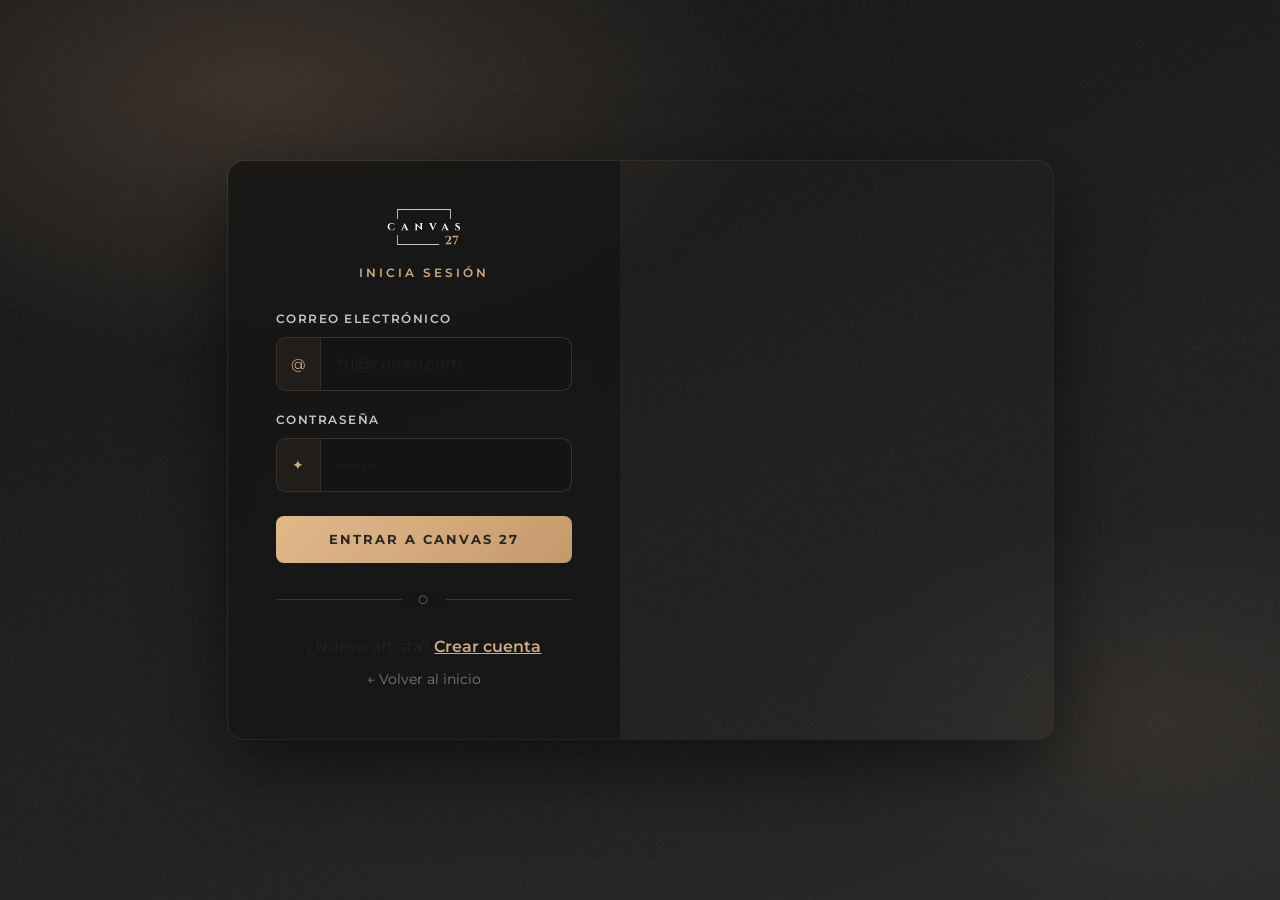
<file: capture.html>
<!DOCTYPE html>
<html lang="es">
<head>
    <meta charset="UTF-8">
    <meta name="viewport" content="width=device-width, initial-scale=1.0">
    <title>Subir Obra — Canvas 27</title>
    <link href="https://fonts.googleapis.com/css2?family=Cinzel:wght@700;900&family=Montserrat:wght@300;400;700&display=swap" rel="stylesheet">
    <link href="https://cdn.jsdelivr.net/npm/bootstrap@5.3.3/dist/css/bootstrap.min.css" rel="stylesheet" integrity="sha384-QWTKZyjpPEjISv5WaRU9OFeRpok6YctnYmDr5pNlyT2bRjXh0JMhjY6hW+ALEwIH" crossorigin="anonymous">
    <link rel="stylesheet" href="css/styles.css">
    <link rel="icon" href="logoCanvas27.png" type="image/png">
</head>
<body class="capture-page" data-page="capture">

    <header class="capture-header py-3">
        <div class="container">
            <nav class="capture-nav d-flex flex-wrap justify-content-between align-items-center gap-2">
                <a href="index.html" class="capture-header__logo">
                    <img src="LogoCanvas27W.svg" alt="Canvas 27" height="40">
                </a>
                <ul class="capture-nav__links list-unstyled d-flex flex-wrap gap-3 mb-0">
                    <li><a href="gallery.html">Galería</a></li>
                    <li><a href="capture.html" class="nav-active">Subir Obra</a></li>
                    <li><a href="register.html">Registro</a></li>
                </ul>
                <button type="button" class="btn btn-outline-canvas btn-sm" id="logout-btn">Cerrar sesión</button>
            </nav>
        </div>
    </header>

    <main class="container py-4 py-md-5">
        <div class="row justify-content-center">
            <div class="col-12 col-lg-8 col-xl-7">
                <header class="text-center mb-4">
                    <h1 class="capture-title mb-2">Publica tu obra</h1>
                    <p class="text-muted">Selecciona una imagen de tu galería para agregarla a Canvas 27</p>
                </header>

                <div id="capture-alert" class="alert d-none" role="alert"></div>

                <form id="upload-form" class="upload-panel card border-0 shadow-lg" enctype="multipart/form-data">
                    <div class="card-body p-3 p-md-4">
                        
                        <!-- Input de archivo -->
                        <div class="mb-3">
                            <label for="photo-file" class="form-label">Seleccionar imagen</label>
                            <input type="file" class="form-control canvas-input" id="photo-file" name="file" accept="image/*" required>
                        </div>

                        <!-- Vista previa de la imagen seleccionada -->
                        <div id="preview-container" class="mb-3 d-none text-center">
                            <img id="photo-preview" class="img-fluid rounded border shadow-sm max-vh-50" alt="Vista previa de la obra">
                        </div>

                        <!-- Título de la obra -->
                        <div class="mb-4">
                            <label for="photo-title" class="form-label">Título de la obra</label>
                            <input type="text" class="form-control canvas-input" id="photo-title" name="title" placeholder="Ej. Atardecer en el lienzo" maxlength="120" required>
                        </div>

                        <button type="submit" class="btn btn-canvas w-100 btn-lg" id="upload-photo-btn">
                            Guardar en la galería
                        </button>

                    </div>
                </form>
            </div>
        </div>
    </main>

    <script src="js/app.js"></script>
</body>
</html>
</file>
<file: css/styles.css>
:root {
    --shadow-gray: #272727;
    --sandy-clay: #D4AA7D;
    --off-white: #F5F5F5;
}

* {
    margin: 0;
    padding: 0;
    box-sizing: border-box;
}

body {
    background-color: var(--shadow-gray);
    color: var(--off-white);
    font-family: 'Montserrat', sans-serif;
    overflow-x: hidden;
}

#hero-image {
    height: 100vh;
    width: 100%;
    background: linear-gradient(rgba(39, 39, 39, 0.8), rgba(39, 39, 39, 0.8)), 
                url('https://images.unsplash.com/photo-1579783902614-a3fb3927b6a5?q=80&w=2000') no-repeat center center/cover;
    display: flex;
    flex-direction: column;
}

nav {
    display: flex;
    justify-content: space-between;
    align-items: center;
    padding: 2rem 5%;
    position: relative;
    z-index: 1000;
}

.logo-container img {
    height: 50px;
    width: auto;
    display: block;
}

nav ul {
    display: flex;
    list-style: none;
    gap: 2.5rem;
}

nav ul li a {
    text-decoration: none;
    color: var(--off-white);
    font-size: 0.85rem;
    text-transform: uppercase;
    letter-spacing: 2px;
    font-weight: 500;
    transition: 0.3s;
}

nav ul li a:hover {
    color: var(--sandy-clay);
}

.hero-text {
    flex-grow: 1;
    display: flex;
    flex-direction: column;
    justify-content: center;
    align-items: center;
    text-align: center;
    padding: 0 5%;
}

.main-title {
    display: flex;
    flex-direction: column;
    align-items: center;
    margin-bottom: 2rem;
    font-family: 'Cinzel', serif;
}

.title-canvas {
    font-size: 6rem;
    font-weight: 900;
    text-transform: uppercase;
    letter-spacing: 0.6em;
    line-height: 1;
    padding-left: 0.6em;
}

.title-27 {
    font-size: 5rem;
    font-weight: 900;
    color: var(--sandy-clay);
    line-height: 0.8;
    margin-top: -5px;
    letter-spacing: 0.6em;
    padding-left: 0.6em;
}

.hero-text p {
    max-width: 600px;
    line-height: 1.6;
    margin-bottom: 3rem;
    color: rgba(245, 245, 245, 0.6);
    font-size: 1.1rem;
}

.hero-btn {
    padding: 1rem 3.5rem;
    border: 1px solid var(--sandy-clay);
    color: var(--sandy-clay);
    text-decoration: none;
    text-transform: uppercase;
    letter-spacing: 3px;
    font-weight: 700;
    transition: 0.4s;
}

.hero-btn:hover {
    background-color: var(--sandy-clay);
    color: var(--shadow-gray);
}

#menu-check, .hamburger {
    display: none;
}

@media (max-width: 768px) {
    
    .hamburger {
        display: flex;
        flex-direction: column;
        gap: 5px;
        cursor: pointer;
    }

    .hamburger span {
        display: block;
        width: 25px;
        height: 2px;
        background-color: var(--off-white);
        transition: 0.3s;
    }

    nav ul {
        position: fixed;
        top: 0;
        right: -100%;
        width: 75%;
        height: 100vh;
        background-color: var(--shadow-gray);
        flex-direction: column;
        padding-top: 20vw;
        justify-content: top;
        align-items: center;
        transition: 0.5s ease-in-out;
        border-left: 1px solid var(--sandy-clay);
        box-shadow: -10px 0 30px rgba(0,0,0,0.5);
    }

    #menu-check:checked ~ ul {
        right: 0;
    }
    #menu-check:checked ~ .hamburger span:nth-child(1) {
        transform: translateY(7px) rotate(45deg);
    }
    #menu-check:checked ~ .hamburger span:nth-child(2) {
        opacity: 0;
    }
    #menu-check:checked ~ .hamburger span:nth-child(3) {
        transform: translateY(-7px) rotate(-45deg);
    }

    .title-canvas {
        font-size: 3rem;
        letter-spacing: 0.3em;
        padding-left: 0.3em;
    }

    .title-27 {
        font-size: 2.5rem;
        letter-spacing: 0.3em;
        padding-left: 0.3em;
    }

    .hero-text p {
        font-size: 0.95rem;
    }
}

/* ==========================================================================
   Auth, captura y utilidades (Canvas 27)
   ========================================================================== */
.d-none {
    display: none !important;
}

.text-accent,
.link-accent {
    color: var(--sandy-clay) !important;
}

.link-accent:hover {
    color: var(--off-white) !important;
}

.link-muted {
    color: rgba(245, 245, 245, 0.45);
    font-size: 0.85rem;
    text-decoration: none;
}

.link-muted:hover {
    color: var(--sandy-clay);
}

.auth-page {
    min-height: 100vh;
    min-height: 100dvh;
    position: relative;
    overflow-x: hidden;
}

.auth-page__bg {
    position: fixed;
    inset: 0;
    background:
        radial-gradient(ellipse 80% 60% at 20% 10%, rgba(212, 170, 125, 0.18), transparent 50%),
        radial-gradient(ellipse 60% 50% at 90% 80%, rgba(212, 170, 125, 0.08), transparent 45%),
        linear-gradient(160deg, rgba(20, 20, 20, 0.97), rgba(39, 39, 39, 0.92)),
        url('https://images.unsplash.com/photo-1579783902614-a3fb3927b6a5?q=80&w=2000') center/cover no-repeat;
    z-index: 0;
}

.auth-page__grain {
    position: fixed;
    inset: 0;
    opacity: 0.04;
    background-image: url("data:image/svg+xml,%3Csvg viewBox='0 0 256 256' xmlns='http://www.w3.org/2000/svg'%3E%3Cfilter id='n'%3E%3CfeTurbulence type='fractalNoise' baseFrequency='0.9' numOctaves='4' stitchTiles='stitch'/%3E%3C/filter%3E%3Crect width='100%25' height='100%25' filter='url(%23n)'/%3E%3C/svg%3E");
    pointer-events: none;
    z-index: 1;
}

.auth-page__content {
    position: relative;
    z-index: 2;
}

.auth-shell {
    display: grid;
    grid-template-columns: 1fr;
    gap: 0;
    border-radius: 16px;
    overflow: hidden;
    box-shadow: 0 25px 80px rgba(0, 0, 0, 0.55), 0 0 0 1px rgba(212, 170, 125, 0.15);
    animation: authFadeIn 0.6s ease-out;
}

@media (min-width: 992px) {
    .auth-shell {
        grid-template-columns: 1fr 1.1fr;
    }

    .auth-shell--wide {
        grid-template-columns: 1fr 1.2fr;
    }
}

@keyframes authFadeIn {
    from {
        opacity: 0;
        transform: translateY(20px);
    }
    to {
        opacity: 1;
        transform: translateY(0);
    }
}

.auth-shell__aside {
    background: linear-gradient(145deg, #1a1a1a 0%, #272727 50%, #1d1d1d 100%);
    padding: 3rem 2.5rem;
    flex-direction: column;
    justify-content: center;
    border-right: 1px solid rgba(212, 170, 125, 0.12);
    position: relative;
}

.auth-shell__aside::after {
    content: '27';
    position: absolute;
    bottom: -0.15em;
    right: 0.05em;
    font-family: 'Cinzel', serif;
    font-size: clamp(6rem, 15vw, 10rem);
    font-weight: 900;
    color: rgba(212, 170, 125, 0.06);
    line-height: 1;
    pointer-events: none;
}

.auth-shell__eyebrow,
.auth-shell__step-label {
    color: var(--sandy-clay);
    text-transform: uppercase;
    letter-spacing: 3px;
    font-size: 0.7rem;
    margin-bottom: 1rem;
}

.auth-shell__aside-title {
    font-family: 'Cinzel', serif;
    font-size: clamp(2rem, 4vw, 2.75rem);
    font-weight: 900;
    line-height: 1.15;
    color: var(--off-white);
    margin-bottom: 1.25rem;
}

.auth-shell__aside-title span {
    color: var(--sandy-clay);
}

.auth-shell__aside-text {
    color: rgba(245, 245, 245, 0.55);
    line-height: 1.7;
    font-size: 0.95rem;
    max-width: 320px;
}

.auth-shell__features {
    list-style: none;
    margin: 2rem 0 0;
    padding: 0;
}

.auth-shell__features li {
    padding: 0.5rem 0 0.5rem 1.25rem;
    position: relative;
    color: rgba(245, 245, 245, 0.7);
    font-size: 0.85rem;
    letter-spacing: 0.5px;
}

.auth-shell__features li::before {
    content: '';
    position: absolute;
    left: 0;
    top: 50%;
    transform: translateY(-50%);
    width: 6px;
    height: 6px;
    background: var(--sandy-clay);
    border-radius: 50%;
}

.auth-card {
    background: rgba(22, 22, 22, 0.88);
    backdrop-filter: blur(12px);
    border: none !important;
    border-radius: 0 !important;
}

.auth-card__title {
    font-family: 'Cinzel', serif;
    font-size: clamp(1.5rem, 6vw, 2rem);
    font-weight: 900;
    letter-spacing: 0.15em;
    color: var(--off-white);
}

.auth-card__subtitle {
    color: var(--sandy-clay);
    text-transform: uppercase;
    letter-spacing: 3px;
    font-size: 0.72rem;
    font-weight: 600;
}

.auth-steps {
    display: flex;
    align-items: center;
    justify-content: center;
    gap: 0;
}

.auth-step {
    width: 36px;
    height: 36px;
    border-radius: 50%;
    border: 2px solid rgba(212, 170, 125, 0.35);
    color: rgba(245, 245, 245, 0.4);
    display: flex;
    align-items: center;
    justify-content: center;
    font-size: 0.8rem;
    font-weight: 700;
}

.auth-step--active {
    border-color: var(--sandy-clay);
    color: var(--shadow-gray);
    background: var(--sandy-clay);
}

.auth-step--done {
    border-color: var(--sandy-clay);
    color: var(--sandy-clay);
    background: rgba(212, 170, 125, 0.15);
}

.auth-step__line {
    width: 48px;
    height: 2px;
    background: rgba(212, 170, 125, 0.2);
}

.auth-step__line--done {
    background: var(--sandy-clay);
}

.auth-divider {
    text-align: center;
    position: relative;
}

.auth-divider::before {
    content: '';
    position: absolute;
    left: 0;
    right: 0;
    top: 50%;
    height: 1px;
    background: rgba(212, 170, 125, 0.2);
}

.auth-divider span {
    position: relative;
    background: rgba(22, 22, 22, 0.95);
    padding: 0 1rem;
    color: rgba(245, 245, 245, 0.35);
    font-size: 0.75rem;
    text-transform: uppercase;
    letter-spacing: 2px;
}

.input-group-canvas {
    display: flex;
    align-items: stretch;
    background: #141414;
    border: 1px solid rgba(212, 170, 125, 0.2);
    border-radius: 10px;
    overflow: hidden;
    transition: border-color 0.25s, box-shadow 0.25s;
}

.input-group-canvas:focus-within {
    border-color: var(--sandy-clay);
    box-shadow: 0 0 0 3px rgba(212, 170, 125, 0.12);
}

.input-group-canvas__icon {
    display: flex;
    align-items: center;
    justify-content: center;
    min-width: 44px;
    color: var(--sandy-clay);
    font-size: 0.85rem;
    background: rgba(212, 170, 125, 0.06);
    border-right: 1px solid rgba(212, 170, 125, 0.12);
}

.canvas-input,
.form-control.canvas-input {
    background: transparent;
    border: none;
    border-radius: 0;
    color: var(--off-white);
    padding: 0.9rem 1rem;
}

.canvas-input--area {
    min-height: 110px;
    resize: vertical;
}

.canvas-input:focus {
    background: transparent;
    color: var(--off-white);
    box-shadow: none;
}

.form-label {
    color: rgba(245, 245, 245, 0.8);
    font-size: 0.72rem;
    text-transform: uppercase;
    letter-spacing: 1.5px;
    font-weight: 600;
    margin-bottom: 0.5rem;
}

.form-label-optional {
    color: rgba(245, 245, 245, 0.35);
    font-weight: 400;
    text-transform: none;
    letter-spacing: 0;
}

.form-hint {
    font-size: 0.78rem;
    color: rgba(245, 245, 245, 0.4);
    text-align: center;
}

.form-hint.text-start {
    text-align: start;
}

.auth-submit {
    position: relative;
    overflow: hidden;
    transition: transform 0.2s, box-shadow 0.2s;
}

.auth-submit:hover:not(:disabled) {
    transform: translateY(-2px);
    box-shadow: 0 8px 24px rgba(212, 170, 125, 0.25);
}

.avatar-picker {
    display: inline-flex;
    width: 120px;
    height: 120px;
    border-radius: 50%;
    border: 2px dashed var(--sandy-clay);
    overflow: hidden;
    cursor: pointer;
    margin: 0 auto;
    position: relative;
    transition: border-color 0.25s, transform 0.2s;
}

.avatar-picker:hover {
    border-color: var(--off-white);
    transform: scale(1.03);
}

.avatar-picker__img {
    width: 100%;
    height: 100%;
    object-fit: cover;
}

.avatar-picker__placeholder {
    display: flex;
    flex-direction: column;
    align-items: center;
    justify-content: center;
    width: 100%;
    height: 100%;
    color: var(--sandy-clay);
    font-size: 0.7rem;
    text-transform: uppercase;
    letter-spacing: 1px;
    gap: 0.25rem;
}

.avatar-picker__icon {
    font-size: 1.75rem;
    line-height: 1;
}

.btn-canvas {
    background: linear-gradient(135deg, #e0b88a 0%, var(--sandy-clay) 50%, #c49a6c 100%);
    border: none;
    color: var(--shadow-gray);
    font-weight: 700;
    text-transform: uppercase;
    letter-spacing: 2px;
    font-size: 0.8rem;
    padding: 0.85rem 1.5rem;
    transition: filter 0.2s, transform 0.2s;
}

.btn-canvas:hover:not(:disabled) {
    filter: brightness(1.08);
    color: var(--shadow-gray);
}

.btn-canvas:disabled {
    opacity: 0.45;
}

.btn-outline-canvas {
    background: transparent;
    border: 1px solid var(--sandy-clay);
    color: var(--sandy-clay);
    font-weight: 700;
    text-transform: uppercase;
    letter-spacing: 2px;
    font-size: 0.75rem;
}

.btn-outline-canvas:hover:not(:disabled) {
    background-color: var(--sandy-clay);
    color: var(--shadow-gray);
}

.capture-page {
    min-height: 100vh;
    min-height: 100dvh;
    background: linear-gradient(180deg, #141414 0%, #1d1d1d 100%);
}

.capture-header {
    background: rgba(39, 39, 39, 0.95);
    border-bottom: 1px solid rgba(212, 170, 125, 0.2);
    backdrop-filter: blur(8px);
}

.capture-nav__links a {
    color: var(--off-white);
    text-decoration: none;
    font-size: 0.75rem;
    text-transform: uppercase;
    letter-spacing: 2px;
    font-weight: 500;
    transition: color 0.3s;
}

.capture-nav__links a:hover,
.capture-nav__links a.nav-active {
    color: var(--sandy-clay);
}

.capture-title {
    font-family: 'Cinzel', serif;
    font-size: clamp(1.4rem, 5vw, 2rem);
    letter-spacing: 0.12em;
    text-transform: uppercase;
}

.capture-subtitle {
    color: rgba(245, 245, 245, 0.45);
    font-size: 0.8rem;
    letter-spacing: 2px;
    text-transform: uppercase;
}

.status-chip {
    display: flex;
    align-items: center;
    gap: 0.5rem;
    padding: 0.65rem 0.85rem;
    background: rgba(39, 39, 39, 0.9);
    border: 1px solid rgba(212, 170, 125, 0.15);
    border-radius: 8px;
    font-size: 0.72rem;
    color: rgba(245, 245, 245, 0.6);
    text-transform: uppercase;
    letter-spacing: 1px;
}

.status-chip--ok {
    border-color: rgba(212, 170, 125, 0.4);
}

.status-chip__dot {
    width: 8px;
    height: 8px;
    border-radius: 50%;
    background: rgba(245, 245, 245, 0.25);
    flex-shrink: 0;
}

.status-chip__dot--ok {
    background: var(--sandy-clay);
    box-shadow: 0 0 8px var(--sandy-clay);
}

.status-chip[data-state='on'] {
    border-color: rgba(76, 175, 80, 0.5);
}

.status-chip[data-state='on'] .status-chip__dot {
    background: #6fcf97;
    box-shadow: 0 0 8px #6fcf97;
}

.status-chip[data-state='captured'] {
    border-color: rgba(212, 170, 125, 0.55);
}

.status-chip[data-state='error'],
.status-chip[data-state='denied'] {
    border-color: rgba(196, 92, 92, 0.45);
}

.status-chip[data-state='error'] .status-chip__dot,
.status-chip[data-state='denied'] .status-chip__dot {
    background: #c45c5c;
}

.camera-panel,
.upload-panel {
    background: rgba(30, 30, 30, 0.95);
    border: 1px solid rgba(212, 170, 125, 0.2) !important;
    border-radius: 12px !important;
}

.camera-preview-wrap {
    background: #0a0a0a;
    border-radius: 8px;
    overflow: hidden;
}

.camera-preview {
    width: 100%;
    height: 100%;
    object-fit: cover;
    display: block;
}

.camera-placeholder {
    position: absolute;
    inset: 0;
    display: flex;
    align-items: center;
    justify-content: center;
    background: #111;
    color: rgba(245, 245, 245, 0.35);
    font-size: 0.85rem;
    text-align: center;
    padding: 1rem;
}

.photo-preview {
    width: 100%;
    object-fit: cover;
    border: 2px solid rgba(212, 170, 125, 0.35);
}

.alert-success {
    background: rgba(212, 170, 125, 0.12);
    border-color: var(--sandy-clay);
    color: var(--off-white);
}

.alert-danger {
    background: rgba(180, 60, 60, 0.15);
    border-color: #c45c5c;
    color: var(--off-white);
}
</file>
